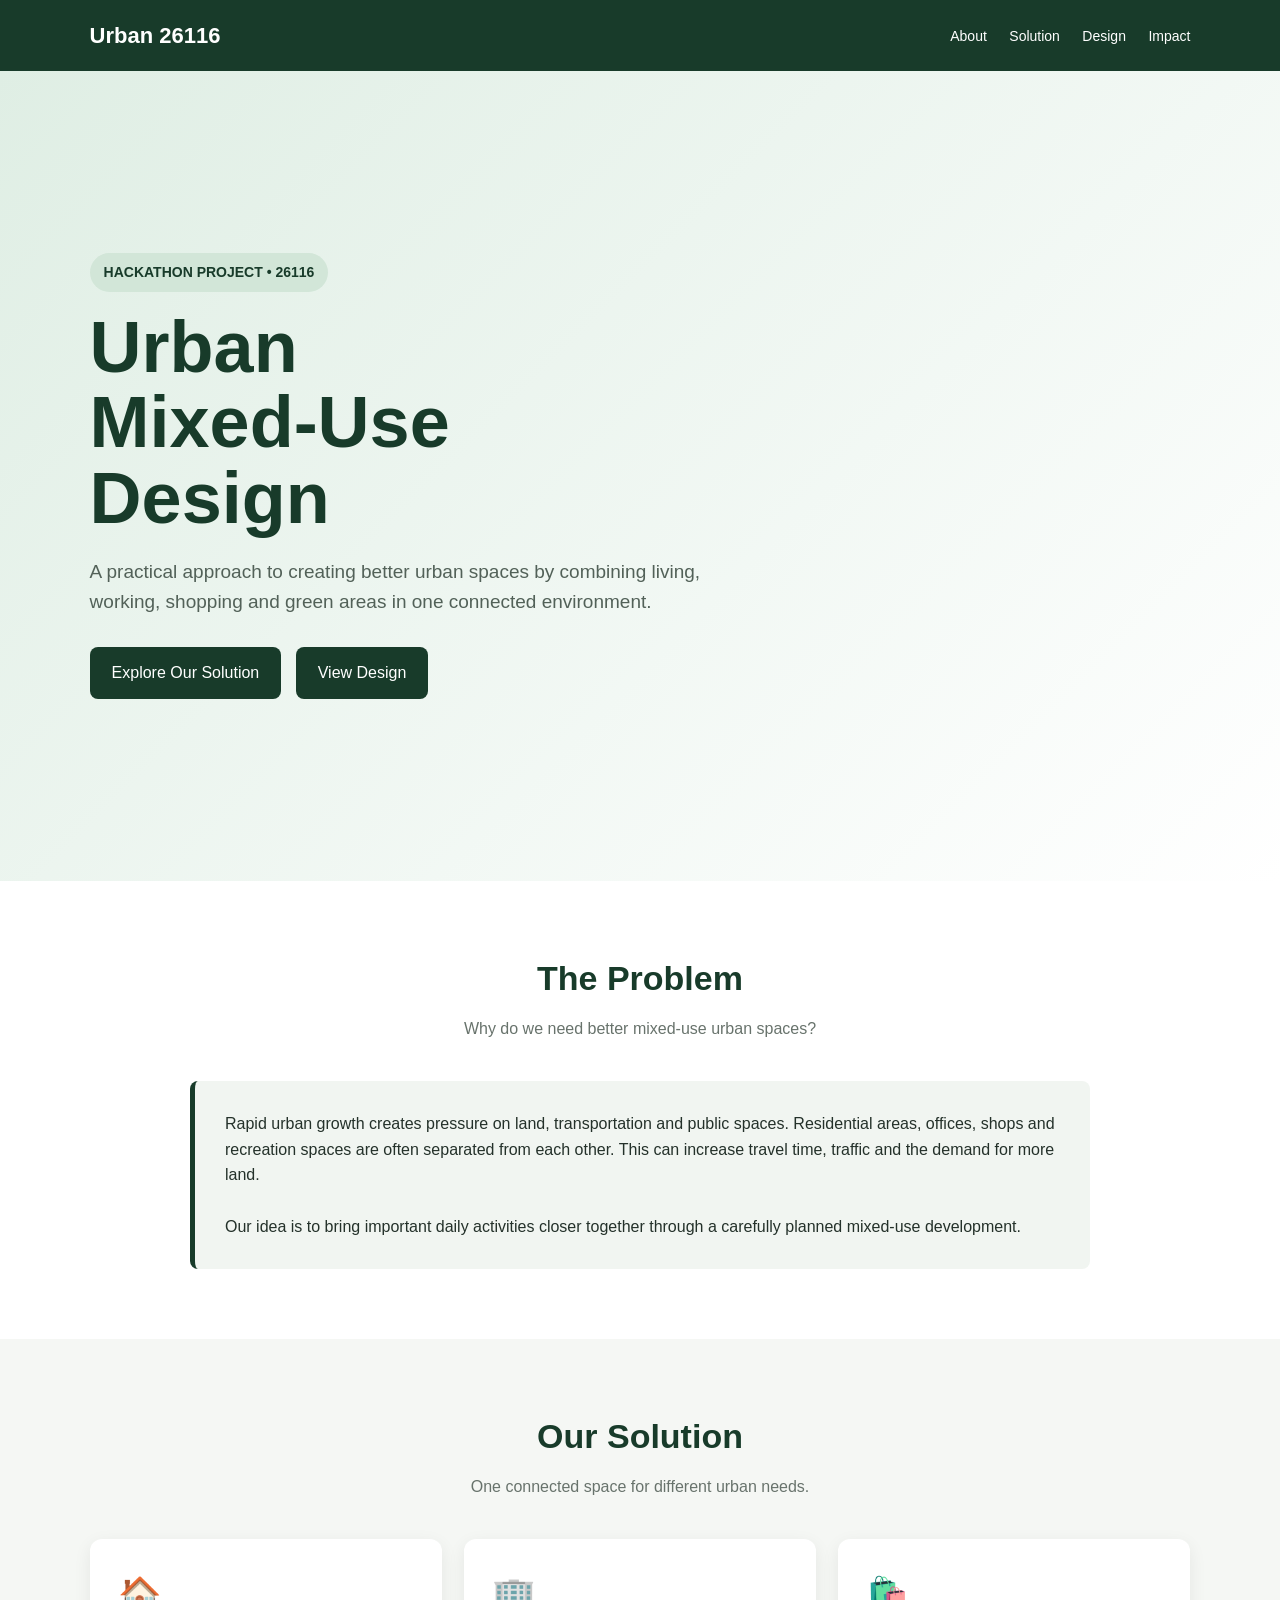
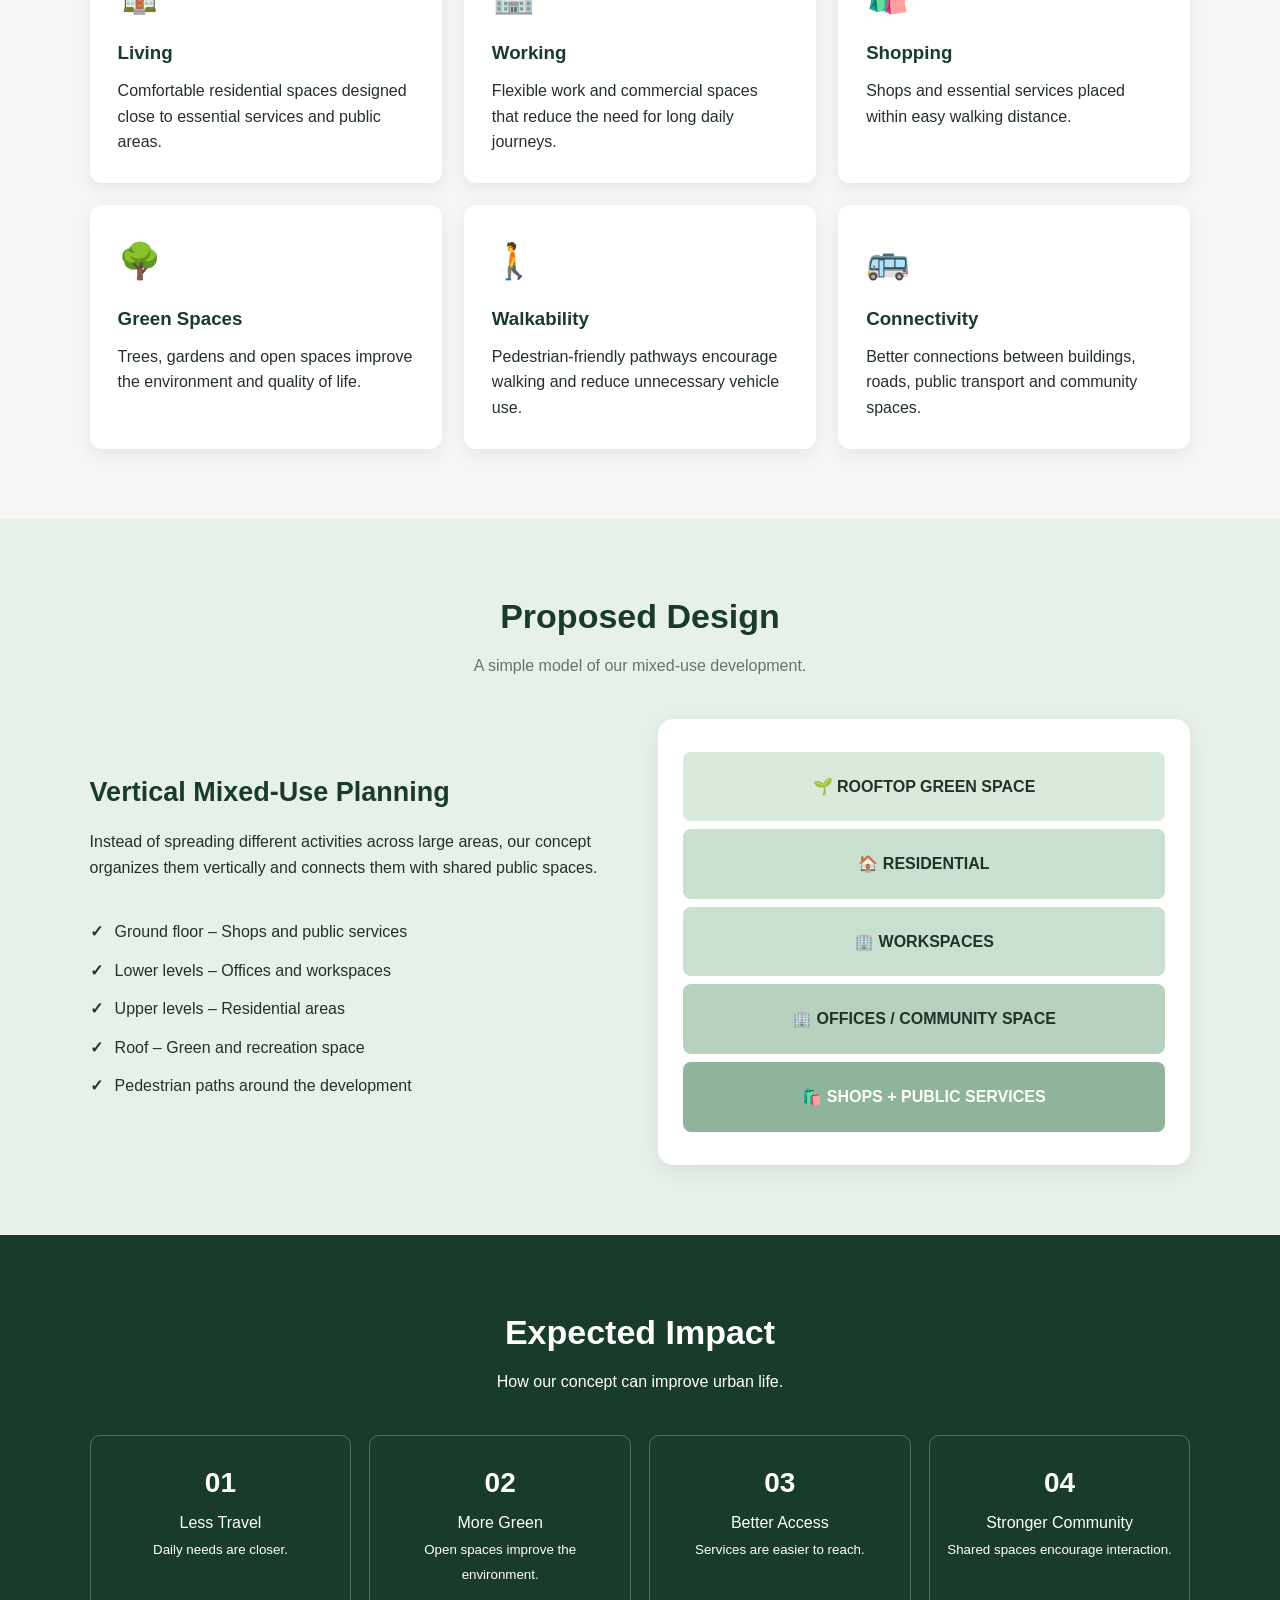
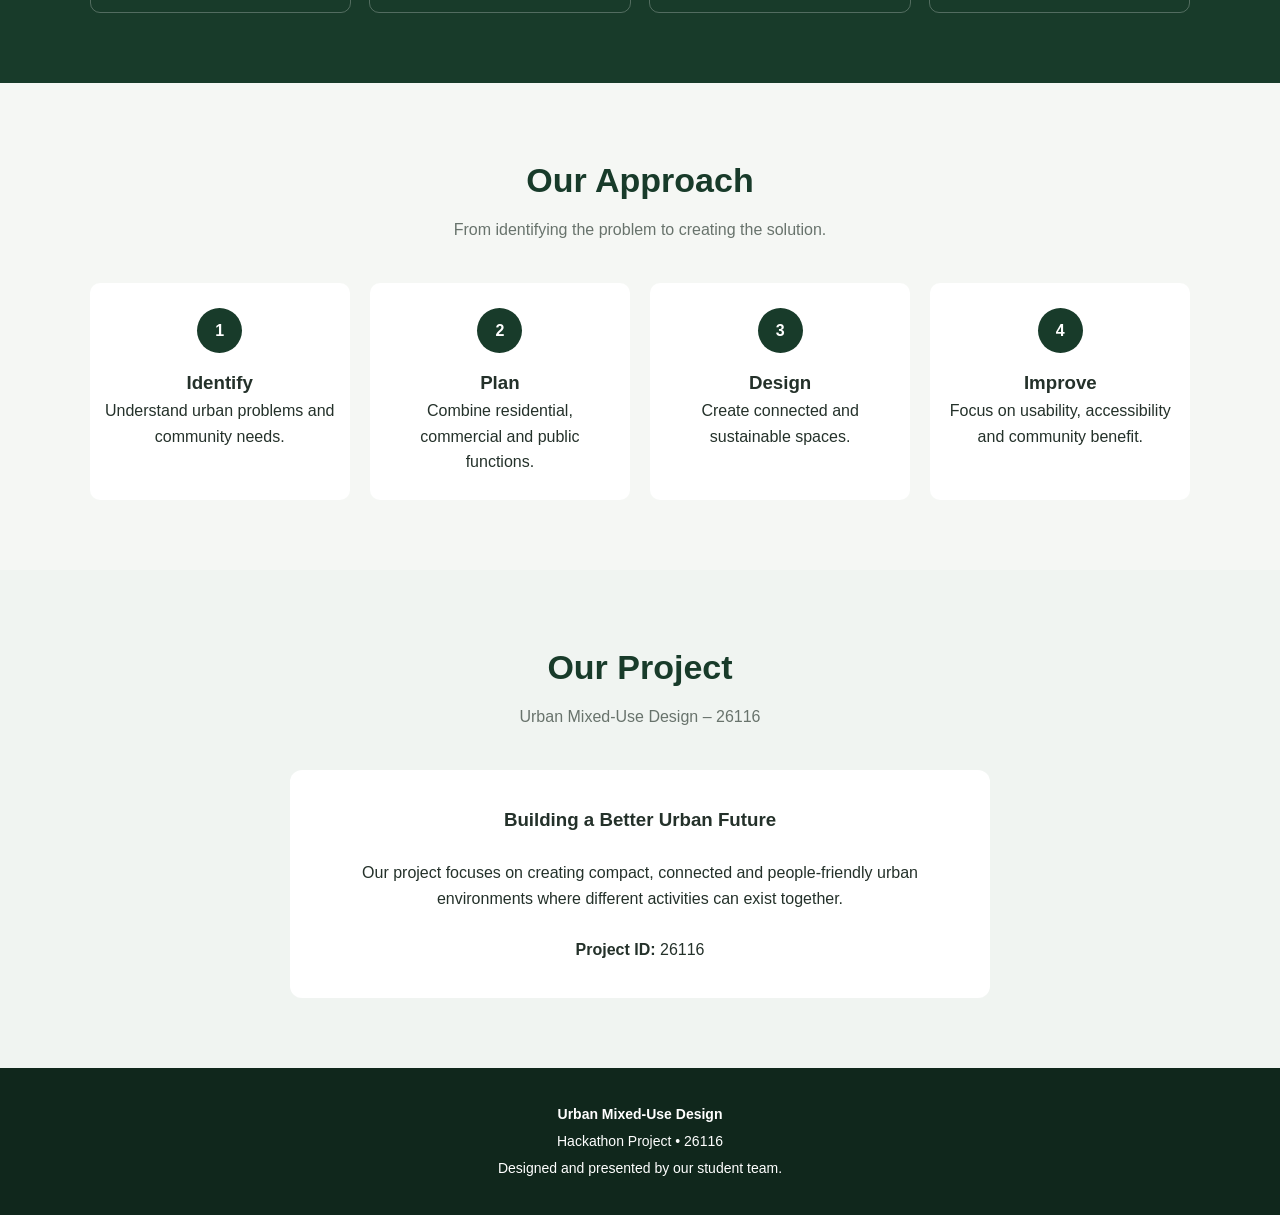
<file: index.html>
<!DOCTYPE html>
<html lang="en">
<head>
    <meta charset="UTF-8">
    <meta name="viewport" content="width=device-width, initial-scale=1.0">

    <title>Urban Mixed-Use Design | 26116</title>

    <style>
        * {
            margin: 0;
            padding: 0;
            box-sizing: border-box;
            scroll-behavior: smooth;
        }

        body {
            font-family: Arial, sans-serif;
            line-height: 1.6;
            background: #f5f7f4;
            color: #24312a;
        }

        header {
            background: #183b2a;
            color: white;
            padding: 18px 7%;
            position: sticky;
            top: 0;
            z-index: 1000;
        }

        nav {
            display: flex;
            justify-content: space-between;
            align-items: center;
        }

        .logo {
            font-size: 22px;
            font-weight: bold;
        }

        nav a {
            color: white;
            text-decoration: none;
            margin-left: 18px;
            font-size: 14px;
        }

        nav a:hover {
            text-decoration: underline;
        }

        .hero {
            min-height: 90vh;
            display: flex;
            align-items: center;
            padding: 60px 7%;
            background: linear-gradient(135deg, #dfeee4, #ffffff);
        }

        .hero-content {
            max-width: 800px;
        }

        .tag {
            display: inline-block;
            background: #d2e6d8;
            color: #183b2a;
            padding: 8px 14px;
            border-radius: 20px;
            margin-bottom: 18px;
            font-size: 14px;
            font-weight: bold;
        }

        h1 {
            font-size: clamp(40px, 8vw, 72px);
            line-height: 1.05;
            margin-bottom: 20px;
            color: #183b2a;
        }

        .hero p {
            font-size: 19px;
            max-width: 650px;
            margin-bottom: 30px;
            color: #526158;
        }

        .button {
            display: inline-block;
            background: #183b2a;
            color: white;
            padding: 13px 22px;
            border-radius: 8px;
            text-decoration: none;
            margin-right: 10px;
        }

        .button:hover {
            background: #285b40;
        }

        section {
            padding: 70px 7%;
        }

        .section-title {
            text-align: center;
            margin-bottom: 40px;
        }

        .section-title h2 {
            font-size: 34px;
            color: #183b2a;
            margin-bottom: 10px;
        }

        .section-title p {
            color: #68736c;
        }

        .problem {
            background: white;
        }

        .problem-box {
            max-width: 900px;
            margin: auto;
            padding: 30px;
            border-left: 5px solid #183b2a;
            background: #f1f5f1;
            border-radius: 8px;
        }

        .cards {
            display: grid;
            grid-template-columns: repeat(3, 1fr);
            gap: 22px;
        }

        .card {
            background: white;
            padding: 28px;
            border-radius: 12px;
            box-shadow: 0 5px 18px rgba(0,0,0,0.07);
            transition: transform 0.2s;
        }

        .card:hover {
            transform: translateY(-5px);
        }

        .icon {
            font-size: 35px;
            margin-bottom: 15px;
        }

        .card h3 {
            color: #183b2a;
            margin-bottom: 10px;
        }

        .design {
            background: #e8f0ea;
        }

        .design-grid {
            display: grid;
            grid-template-columns: 1fr 1fr;
            gap: 35px;
            align-items: center;
        }

        .design-text h3 {
            font-size: 27px;
            margin-bottom: 15px;
            color: #183b2a;
        }

        .design-text ul {
            list-style: none;
        }

        .design-text li {
            margin: 13px 0;
            padding-left: 25px;
            position: relative;
        }

        .design-text li::before {
            content: "✓";
            position: absolute;
            left: 0;
            font-weight: bold;
            color: #183b2a;
        }

        .building {
            background: white;
            padding: 25px;
            border-radius: 15px;
            box-shadow: 0 5px 20px rgba(0,0,0,0.08);
        }

        .building-level {
            padding: 22px;
            margin: 8px 0;
            border-radius: 8px;
            text-align: center;
            font-weight: bold;
        }

        .level-top {
            background: #d8eadb;
        }

        .level-middle {
            background: #c9dfcf;
        }

        .level-bottom {
            background: #b6d2bf;
        }

        .level-ground {
            background: #8eb59b;
            color: white;
        }

        .impact {
            background: #183b2a;
            color: white;
        }

        .impact .section-title h2,
        .impact .section-title p {
            color: white;
        }

        .impact-cards {
            display: grid;
            grid-template-columns: repeat(4, 1fr);
            gap: 18px;
        }

        .impact-card {
            text-align: center;
            padding: 25px 15px;
            border: 1px solid rgba(255,255,255,0.25);
            border-radius: 10px;
        }

        .impact-card strong {
            display: block;
            font-size: 28px;
            margin-bottom: 5px;
        }

        .process {
            display: grid;
            grid-template-columns: repeat(4, 1fr);
            gap: 20px;
        }

        .step {
            text-align: center;
            padding: 25px 15px;
            background: white;
            border-radius: 10px;
        }

        .number {
            width: 45px;
            height: 45px;
            display: flex;
            align-items: center;
            justify-content: center;
            margin: 0 auto 15px;
            background: #183b2a;
            color: white;
            border-radius: 50%;
            font-weight: bold;
        }

        .team {
            background: #f0f4f1;
        }

        .team-box {
            max-width: 700px;
            margin: auto;
            text-align: center;
            background: white;
            padding: 35px;
            border-radius: 12px;
        }

        footer {
            background: #10271c;
            color: white;
            text-align: center;
            padding: 30px 7%;
        }

        footer p {
            margin: 5px;
            font-size: 14px;
        }

        @media (max-width: 800px) {
            nav {
                flex-direction: column;
                gap: 12px;
            }

            nav a {
                margin: 0 6px;
            }

            .cards,
            .design-grid,
            .impact-cards,
            .process {
                grid-template-columns: 1fr;
            }

            .hero {
                min-height: 80vh;
            }

            section {
                padding: 55px 6%;
            }

            .hero p {
                font-size: 17px;
            }
        }
    </style>
</head>

<body>

<header>
    <nav>
        <div class="logo">Urban 26116</div>

        <div>
            <a href="#about">About</a>
            <a href="#solution">Solution</a>
            <a href="#design">Design</a>
            <a href="#impact">Impact</a>
        </div>
    </nav>
</header>


<!-- HERO -->
<section class="hero">
    <div class="hero-content">

        <span class="tag">HACKATHON PROJECT • 26116</span>

        <h1>Urban<br>Mixed-Use<br>Design</h1>

        <p>
            A practical approach to creating better urban spaces by combining
            living, working, shopping and green areas in one connected environment.
        </p>

        <a class="button" href="#solution">Explore Our Solution</a>
        <a class="button" href="#design">View Design</a>

    </div>
</section>


<!-- ABOUT -->
<section id="about" class="problem">

    <div class="section-title">
        <h2>The Problem</h2>
        <p>Why do we need better mixed-use urban spaces?</p>
    </div>

    <div class="problem-box">
        <p>
            Rapid urban growth creates pressure on land, transportation and
            public spaces. Residential areas, offices, shops and recreation
            spaces are often separated from each other. This can increase
            travel time, traffic and the demand for more land.
        </p>

        <br>

        <p>
            Our idea is to bring important daily activities closer together
            through a carefully planned mixed-use development.
        </p>
    </div>

</section>


<!-- SOLUTION -->
<section id="solution">

    <div class="section-title">
        <h2>Our Solution</h2>
        <p>One connected space for different urban needs.</p>
    </div>

    <div class="cards">

        <div class="card">
            <div class="icon">🏠</div>
            <h3>Living</h3>
            <p>
                Comfortable residential spaces designed close to
                essential services and public areas.
            </p>
        </div>

        <div class="card">
            <div class="icon">🏢</div>
            <h3>Working</h3>
            <p>
                Flexible work and commercial spaces that reduce
                the need for long daily journeys.
            </p>
        </div>

        <div class="card">
            <div class="icon">🛍️</div>
            <h3>Shopping</h3>
            <p>
                Shops and essential services placed within
                easy walking distance.
            </p>
        </div>

        <div class="card">
            <div class="icon">🌳</div>
            <h3>Green Spaces</h3>
            <p>
                Trees, gardens and open spaces improve the
                environment and quality of life.
            </p>
        </div>

        <div class="card">
            <div class="icon">🚶</div>
            <h3>Walkability</h3>
            <p>
                Pedestrian-friendly pathways encourage walking
                and reduce unnecessary vehicle use.
            </p>
        </div>

        <div class="card">
            <div class="icon">🚌</div>
            <h3>Connectivity</h3>
            <p>
                Better connections between buildings, roads,
                public transport and community spaces.
            </p>
        </div>

    </div>

</section>


<!-- DESIGN -->
<section id="design" class="design">

    <div class="section-title">
        <h2>Proposed Design</h2>
        <p>A simple model of our mixed-use development.</p>
    </div>

    <div class="design-grid">

        <div class="design-text">

            <h3>Vertical Mixed-Use Planning</h3>

            <p>
                Instead of spreading different activities across large areas,
                our concept organizes them vertically and connects them with
                shared public spaces.
            </p>

            <br>

            <ul>
                <li>Ground floor – Shops and public services</li>
                <li>Lower levels – Offices and workspaces</li>
                <li>Upper levels – Residential areas</li>
                <li>Roof – Green and recreation space</li>
                <li>Pedestrian paths around the development</li>
            </ul>

        </div>


        <div class="building">

            <div class="building-level level-top">
                🌱 ROOFTOP GREEN SPACE
            </div>

            <div class="building-level level-middle">
                🏠 RESIDENTIAL
            </div>

            <div class="building-level level-middle">
                🏢 WORKSPACES
            </div>

            <div class="building-level level-bottom">
                🏢 OFFICES / COMMUNITY SPACE
            </div>

            <div class="building-level level-ground">
                🛍️ SHOPS + PUBLIC SERVICES
            </div>

        </div>

    </div>

</section>


<!-- IMPACT -->
<section id="impact" class="impact">

    <div class="section-title">
        <h2>Expected Impact</h2>
        <p>How our concept can improve urban life.</p>
    </div>

    <div class="impact-cards">

        <div class="impact-card">
            <strong>01</strong>
            Less Travel
            <br>
            <small>Daily needs are closer.</small>
        </div>

        <div class="impact-card">
            <strong>02</strong>
            More Green
            <br>
            <small>Open spaces improve the environment.</small>
        </div>

        <div class="impact-card">
            <strong>03</strong>
            Better Access
            <br>
            <small>Services are easier to reach.</small>
        </div>

        <div class="impact-card">
            <strong>04</strong>
            Stronger Community
            <br>
            <small>Shared spaces encourage interaction.</small>
        </div>

    </div>

</section>


<!-- PROCESS -->
<section>

    <div class="section-title">
        <h2>Our Approach</h2>
        <p>From identifying the problem to creating the solution.</p>
    </div>

    <div class="process">

        <div class="step">
            <div class="number">1</div>
            <h3>Identify</h3>
            <p>Understand urban problems and community needs.</p>
        </div>

        <div class="step">
            <div class="number">2</div>
            <h3>Plan</h3>
            <p>Combine residential, commercial and public functions.</p>
        </div>

        <div class="step">
            <div class="number">3</div>
            <h3>Design</h3>
            <p>Create connected and sustainable spaces.</p>
        </div>

        <div class="step">
            <div class="number">4</div>
            <h3>Improve</h3>
            <p>Focus on usability, accessibility and community benefit.</p>
        </div>

    </div>

</section>


<!-- TEAM -->
<section class="team">

    <div class="section-title">
        <h2>Our Project</h2>
        <p>Urban Mixed-Use Design – 26116</p>
    </div>

    <div class="team-box">

        <h3>Building a Better Urban Future</h3>

        <br>

        <p>
            Our project focuses on creating compact, connected and
            people-friendly urban environments where different activities
            can exist together.
        </p>

        <br>

        <p><strong>Project ID:</strong> 26116</p>

    </div>

</section>


<!-- FOOTER -->
<footer>

    <p><strong>Urban Mixed-Use Design</strong></p>

    <p>Hackathon Project • 26116</p>

    <p>Designed and presented by our student team.</p>

</footer>

    <script src="script.js"></script>
</body>
    </html>
</file>
